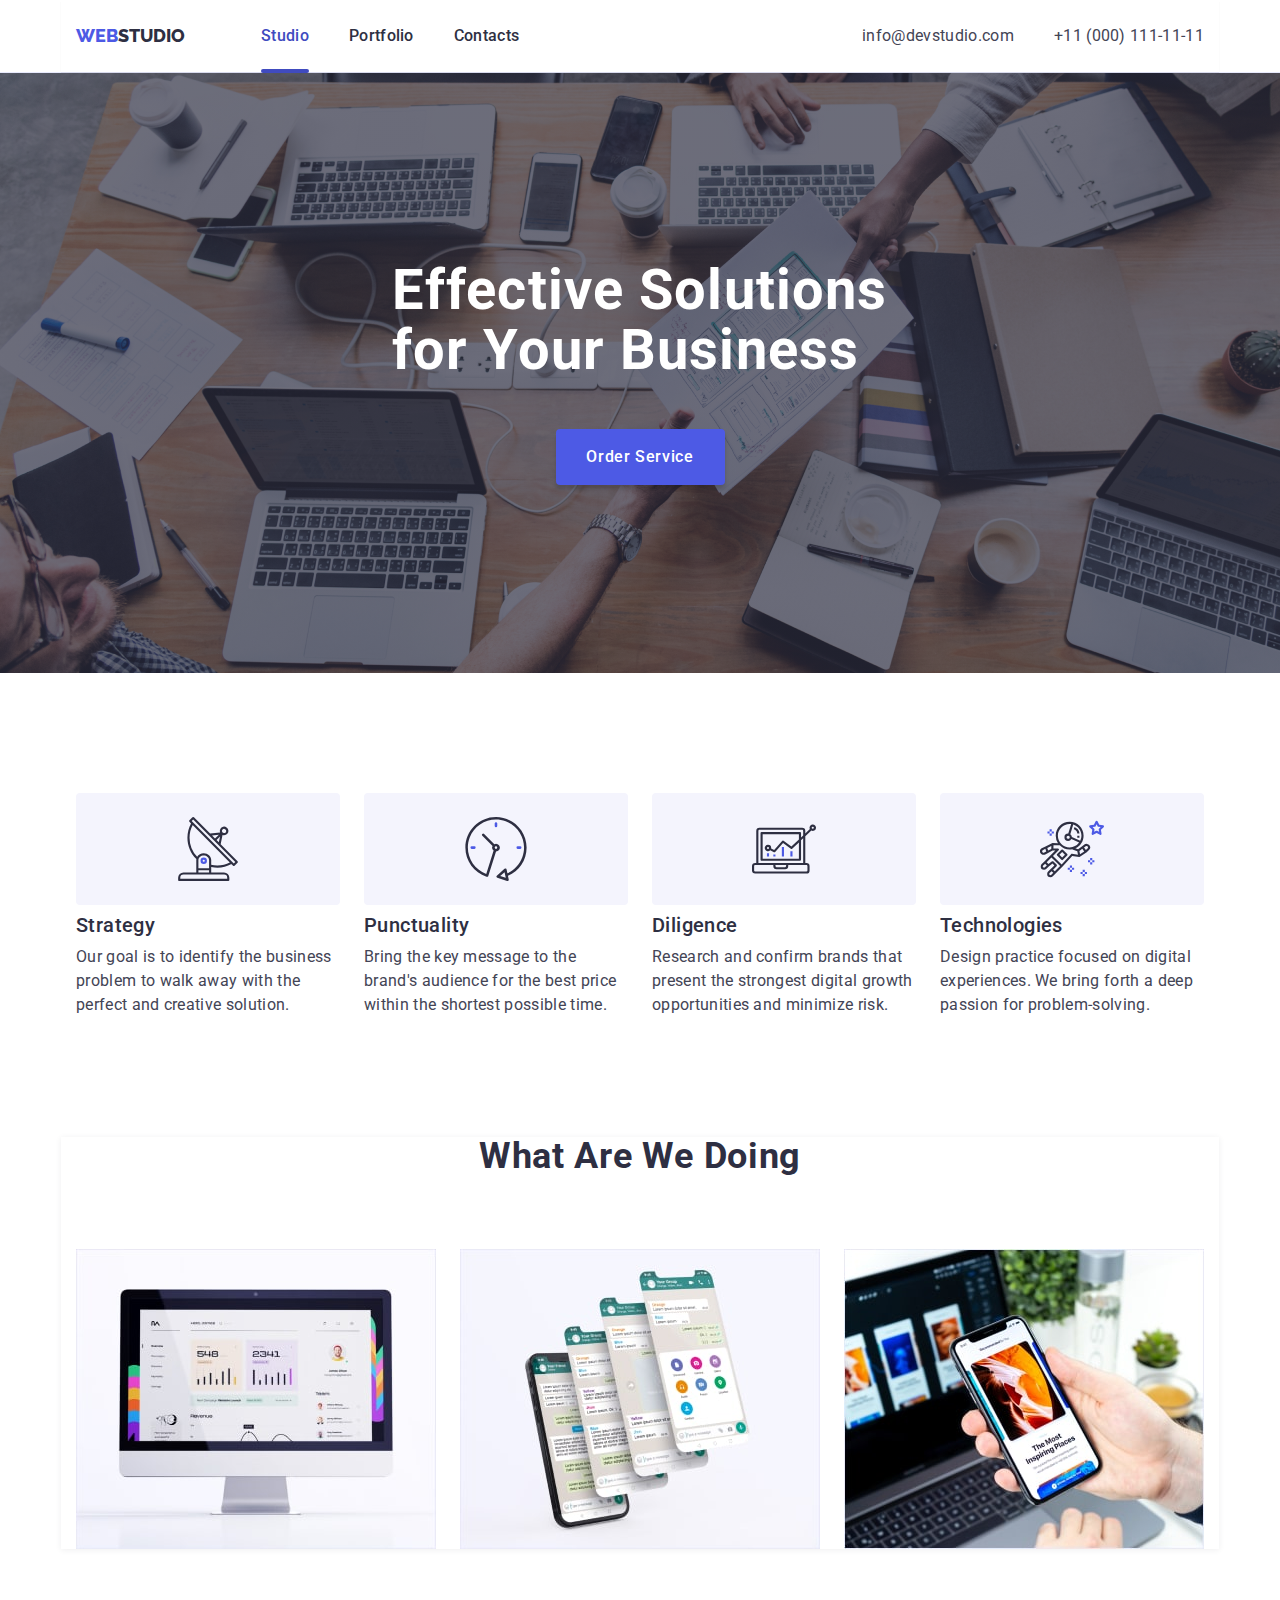
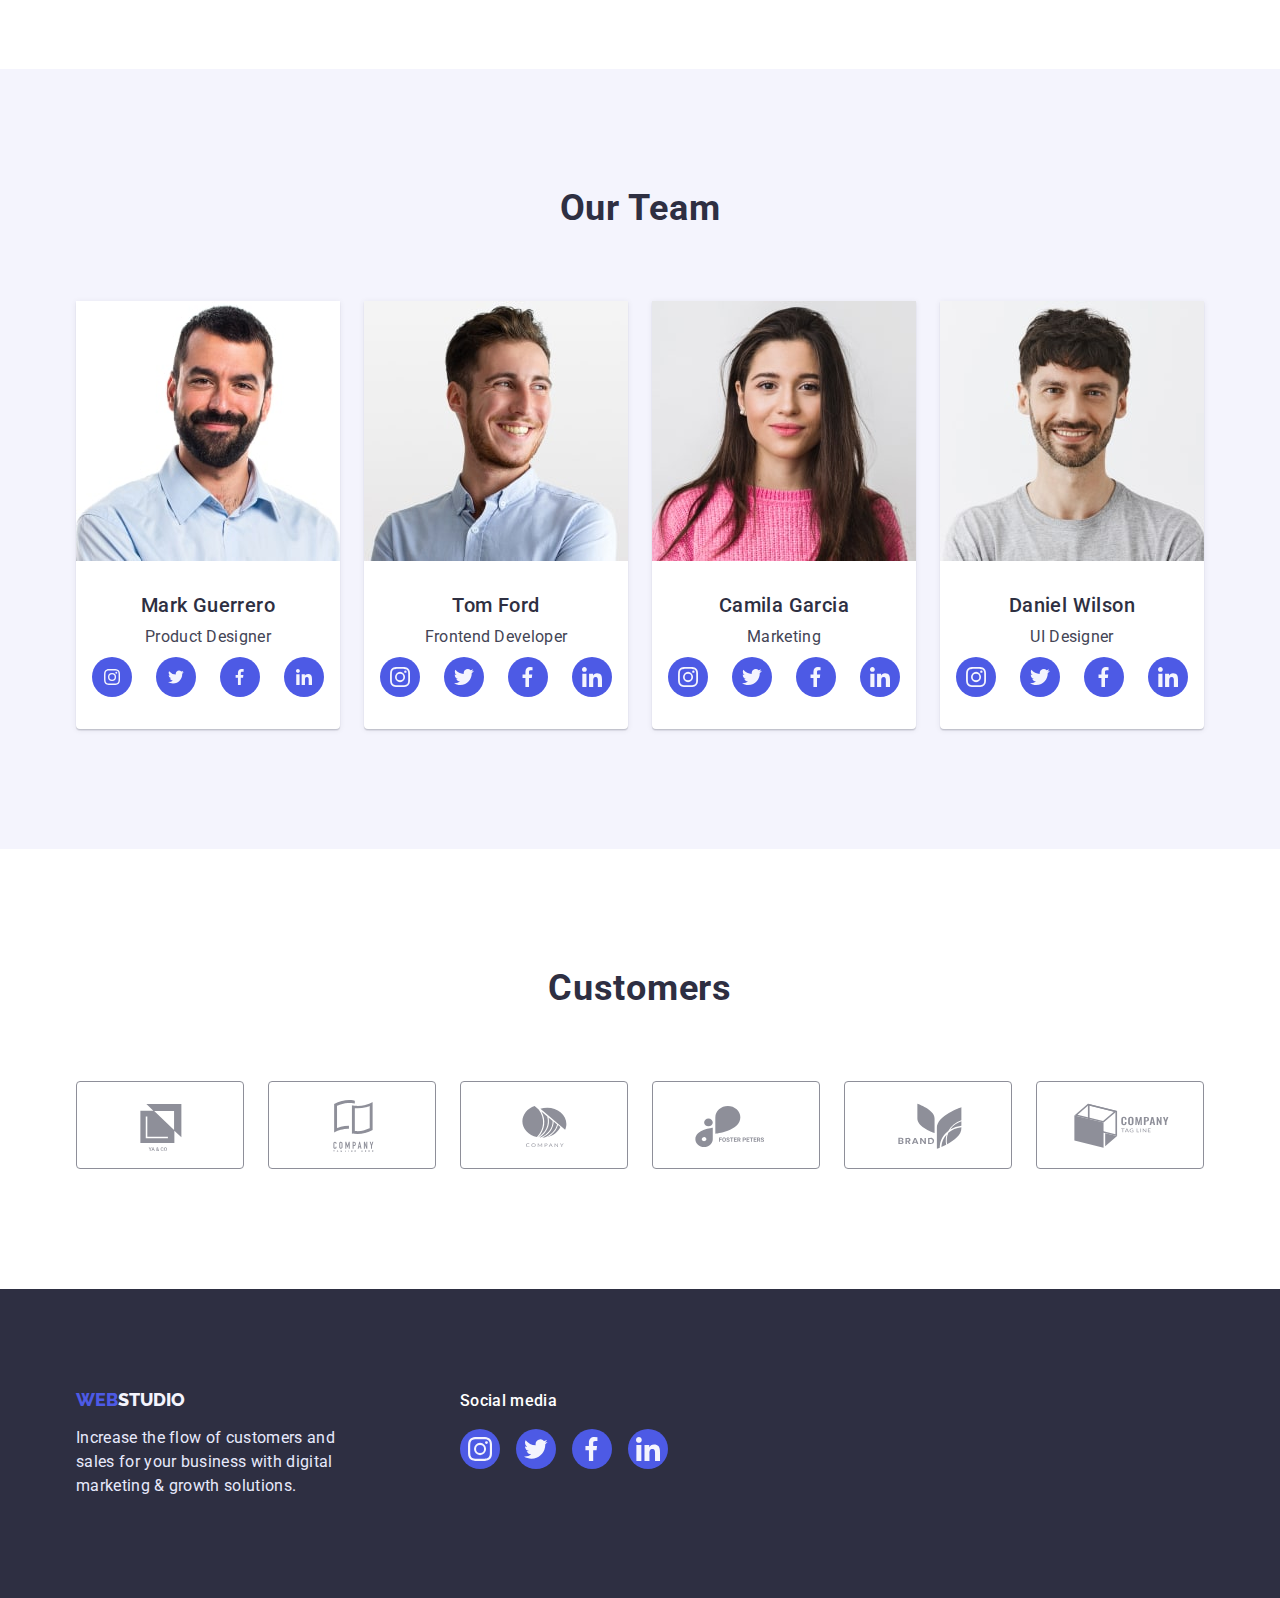
<file: index.html>
<!DOCTYPE html>
<html lang="en">
<head>
    <meta charset="UTF-8">
    <meta http-equiv="X-UA-Compatible" content="IE=edge">
    <meta name="viewport" content="width=device-width, initial-scale=1.0">
    <title>Main Page</title> 
    <link rel="preconnect" href="https://fonts.googleapis.com">
<link rel="preconnect" href="https://fonts.gstatic.com" crossorigin>
<link href="https://fonts.googleapis.com/css2?family=Raleway:wght@800&family=Roboto:wght@400;500;700&display=swap" rel="stylesheet">
<link rel="stylesheet" href="https://cdnjs.cloudflare.com/ajax/libs/modern-normalize/1.1.0/modern-normalize.min.css">
<link rel="stylesheet" href="./css/styles.css">
</head>
<body>
    <header class="header">
      <div class="container header-container">
        <nav class="menu link">
        <a class="logo-link studio" href="./index.html">Web<span class="header-logo-studio">Studio</span></a>
            <ul class="list link nav-list">
            <li class="menu-item link"><a class="menu-link current link" href="./index.html">Studio</a></li>
        <li class="menu-item link">
            <a class="menu-link link" href="./portfolio.html">Portfolio</a>
                                    </li>
        <li class="menu-item link">
            <a class="menu-link link" href="">Contacts</a>
                                  </li>
        </ul>
        </nav>
      <!-- contacts -->
      <address class="address">
        <ul class="list link address-list ">
        <li>
            <a class="contact-link  link" href=mailto:info@devstudio.com>info@devstudio.com</a></li>  
      <li>
          <a class="contact-link  link" href=tel:+110001111111>+11 (000) 111-11-11</a></li>
      </ul>
      </address>
    </div>
    </header>
      <!-- main  -->
    <main>
    <!-- Section1 -->
    <section class="section-hero">
        <div class="container">
            <h1 class="text-hero"> Effective Solutions
                for Your Business
            </h1>
          <button class="button-main" type="button" data-modal-open>Order Service </button>
        </div>
  </section>
        <!-- section2 -->
  <section class="section-no-name">
    <div class="container">
        <h2 class="visually-hidden">features</h2>
        <ul class="list-lodo list">
        <li class="desc">
          <div class="icon">
            <svg width="64" height="64">
              <use class="icon-playt" href="./images/icons.svg#antenna-1"></use>
            </svg>
          </div>
            <h3 class="title-description">Strategy</h3>
            <p class="text-description">Our goal is to identify the business
                problem to walk away with the perfect and creative solution. </p>
        </li>
        <li class="desc">
          <div class="icon">
            <svg width="64" height="64">
              <use href="./images/icons.svg#clock-1"></use>
            </svg>
          </div>
          <h3 class="title-description">Punctuality</h3>
            <p class="text-description">Bring the key message to the brand's audience for the best price within the shortest possible time.</p>
        </li>
        <li class="desc">
          <div class="icon">
            <svg width="64" height="64">
              <use href="./images/icons.svg#diagram-1"></use>
            </svg>
          </div>
          <h3 class="title-description">Diligence</h3>
            <p class="text-description">Research and confirm brands that present the strongest digital growth opportunities and minimize risk.</p>
        </li>
        <li class="desc">
          <div class="icon">
            <svg width="64" height="64">
              <use href="./images/icons.svg#astronaut-1"></use>
            </svg>
          </div>
          <h3 class="title-description">Technologies</h3>
            <p class="text-description">Design practice focused on digital experiences. We bring forth a deep passion for problem-solving.</p>
        </li>
       </ul>
    </div>
   </section>
    <!-- section 3 -->
  <section class="section-no-img">
     <div class="container container-title">
         <h2 class="title-text">What are we doing</h2>
         <ul class="list list-title">
          <li class="under-name">
          <img class="picc" src="./images/ourworks:img1.jpg" alt="desktop" width="360" height="300"/>
          </li>
          <li class="under-name">
          <img class="picc" src="./images/ourworks:img2.jpg" alt="desktop" width="360" height="300"/>
          </li>
          <li class="under-name">
          <img class="picc" src="./images/ourworks:img3.jpg" alt="desktop" width="360" height="300"/>
          </li>
        </ul>
    </div>
      </section>
              <!-- <section>4 -->
      <section class="team-section">
        <div class="container">
        <h2 class="title-text">Our Team</h2>
        <ul class="list-logo list">
        <li class="team-no-img">
          <img class="pic" src="./images/images:team:mark-guerrero.jpg" alt="mark guerrero" width="264" height="260"/>
          <div class="text-worker">
            <h3 class="team-text izi">Mark Guerrero</h3>
            <p class="team-secondary-text">Product Designer</p>
          <ul class="worker-soc-list list">
            <li class="worker-soc-item"><a href="" class="worker-soc-link"> <svg class="img-svg" width="16" height="16">
              <use href="./images/icons.svg#icon-instagram"></use>
            </svg></a></li>
            <li class="worker-soc-item"><a href="" class="worker-soc-link"><svg class="img-svg" width="16" height="16">
              <use href="./images/icons.svg#icon-twitter"></use>
            </svg></a></li>
            <li class="worker-soc-item"><a href="" class="worker-soc-link"><svg class="img-svg" width="16" height="16">
              <use href="./images/icons.svg#icon-facebook"></use>
            </svg></a></li>
            <li class="worker-soc-item"><a href="" class="worker-soc-link"><svg class="img-svg" width="16" height="16">
              <use href="./images/icons.svg#icon-linkedin"></use>
            </svg></a></li>
            </ul>
          </div>
          </li>
          <li class="team-no-img">
          <img class="pic" src="./images/images:team:tom-ford.jpg" alt="Tom Ford" width="264" height="260"/>
          <div class="text-worker">
            <h3 class="team-text izi">Tom Ford</h3>
            <p class="team-secondary-text">Frontend Developer</p>
            <ul class="worker-soc-list list">
              <li class="worker-soc-item"><a href="" class="worker-soc-link"> <svg class="worker-soc-icon" width="20" height="20">
                <use href="./images/icons.svg#icon-instagram"></use>
              </svg></a></li>
              <li class="worker-soc-item"><a href="" class="worker-soc-link"><svg width="20" height="20">
                <use href="./images/icons.svg#icon-twitter"></use>
              </svg></a></li>
              <li class="worker-soc-item"><a href="" class="worker-soc-link"><svg width="20" height="20">
                <use href="./images/icons.svg#icon-facebook"></use>
              </svg></a></li>
              <li class="worker-soc-item"><a href="" class="worker-soc-link"><svg width="20" height="20">
                <use href="./images/icons.svg#icon-linkedin"></use>
              </svg></a></li>
              </ul>
          </div>
          </li>
          <li class="team-no-img">
          <img class="pic" src="./images/images:team:camila-garcia.jpg" alt="camila garcia" width="264" height="260"/>
          <div class="text-worker">
            <h3 class="team-text izi">Camila Garcia</h3>
            <p class="team-secondary-text">Marketing</p>
            <ul class="worker-soc-list list">
              <li class="worker-soc-item"><a href="" class="worker-soc-link"> <svg width="20" height="20">
                <use href="./images/icons.svg#icon-instagram"></use>
              </svg></a></li>
              <li class="worker-soc-item"><a href="" class="worker-soc-link"><svg width="20" height="20">
                <use href="./images/icons.svg#icon-twitter"></use>
              </svg></a></li>
              <li class="worker-soc-item"><a href="" class="worker-soc-link"><svg width="20" height="20">
                <use href="./images/icons.svg#icon-facebook"></use>
              </svg></a></li>
              <li class="worker-soc-item"><a href="" class="worker-soc-link"><svg width="20" height="20">
                <use href="./images/icons.svg#icon-linkedin"></use>
              </svg></a></li>
              </ul>
          </div>
          </li>
          <li class="team-no-img">
          <img class="pic" src="./images/images:team:daniel-wilson.jpg" alt="daniel wilson" width="264" height="260"/>
          <div class="text-worker">
            <h3 class="team-text izi">Daniel Wilson</h3>
            <p class="team-secondary-text">UI Designer</p>
            <ul class="worker-soc-list list">
              <li class="worker-soc-item"><a href="" class="worker-soc-link"> <svg width="20" height="20">
                <use href="./images/icons.svg#icon-instagram"></use>
              </svg></a></li>
              <li class="worker-soc-item"><a href="" class="worker-soc-link"><svg width="20" height="20">
                <use href="./images/icons.svg#icon-twitter"></use>
              </svg></a></li>
              <li class="worker-soc-item"><a href="" class="worker-soc-link"><svg width="20" height="20">
                <use href="./images/icons.svg#icon-facebook"></use>
              </svg></a></li>
              <li class="worker-soc-item"><a href="" class="worker-soc-link"><svg width="20" height="20">
                <use href="./images/icons.svg#icon-linkedin"></use>
              </svg></a></li>
              </ul>
          </div>
        </li> 
        </ul>
      </div>
    </section>
    <!-- section 5 -->
    <section class="section-no-icons">
      <div class="container social">
<h2 class="title-text">Customers</h2>
      <ul class="socials-icon list">
        <li class="search"><a class="search-icon" href="">
            <svg class="img-svgg" width="104" height="56">
              <use href="./images/icons.svg#Logo-1"></use>
            </svg>
            </a></li>
          <li class="search"><a class="search-icon" href="">
          <svg class="img-svgg" width="104" height="56">
              <use href="./images/icons.svg#Logo-2"></use>
            </svg>
          </a></li>
            <li class="search"><a class="search-icon" href="">
          <svg class="img-svgg" width="104" height="56">
              <use href="./images/icons.svg#Logo-3"></use>
            </svg>
          </a></li>
          <li class="search"><a class="search-icon" href="">
          <svg class="img-svgg" width="104" height="56">
              <use href="./images/icons.svg#Logo-4"></use>
            </svg>
            </a></li>
            <li class="search"><a class="search-icon" href="">
            <svg class="img-svgg" width="104" height="56">
              <use href="./images/icons.svg#Logo-5"></use>
            </svg>
          </a></li>
        <li class="search"><a class="search-icon" href="">
          <svg class="img-svgg" width="104" height="56">
              <use href="./images/icons.svg#Logo-6"></use>
            </svg>
        </a></li>
      </ul>
</div>
    </section>
  </main>
    <footer class="footer link footer-list">
      <div class="container footer-container">
      <div class="container-logo">
        <a class="footer-logo link" href="./index.html">Web<span class="footer-logo-studio">Studio</span></a>
        <p class="footer-text-description">
          Increase the flow of customers and sales for your business with digital marketing & growth solutions.
      </p>
      </div>
  <div class="logo-icon"><p class="footer-text-end">Social media</p>
  <ul class="worker-soc-lisen list">
    <li class="worker-soc-items"><a href="" class="worker-soc-footer"> <svg class="img-svggg" width="24" height="24">
      <use href="./images/icons.svg#icon-instagram"></use>
    </svg></a></li>
    <li class="worker-soc-items"><a href="" class="worker-soc-footer"><svg class="img-svggg" width="24" height="24">
      <use href="./images/icons.svg#icon-twitter"></use>
    </svg></a></li>
    <li class="worker-soc-items"><a href="" class="worker-soc-footer"><svg class="img-svggg" width="24" height="24">
      <use href="./images/icons.svg#icon-facebook"></use>
    </svg></a></li>
    <li class="worker-soc-items"><a href="" class="worker-soc-footer"><svg class="img-svggg" width="24" height="24">
      <use href="./images/icons.svg#icon-linkedin"></use>
    </svg></a></li>
    </ul>
  </div>
</div>
</footer>
<div class="backdrop is-hidden" data-modal>
  <div class="modal"><button type="button" class="model-close-btn" data-modal-close>
    <svg class="modal-close-icon" width="8" height="8">
      <use href="./images/icons.svg#btn"></use>
    </svg>
  </button></div>
</div>
<script src="./js/modal.js"></script>
</body>
</html>
</file>
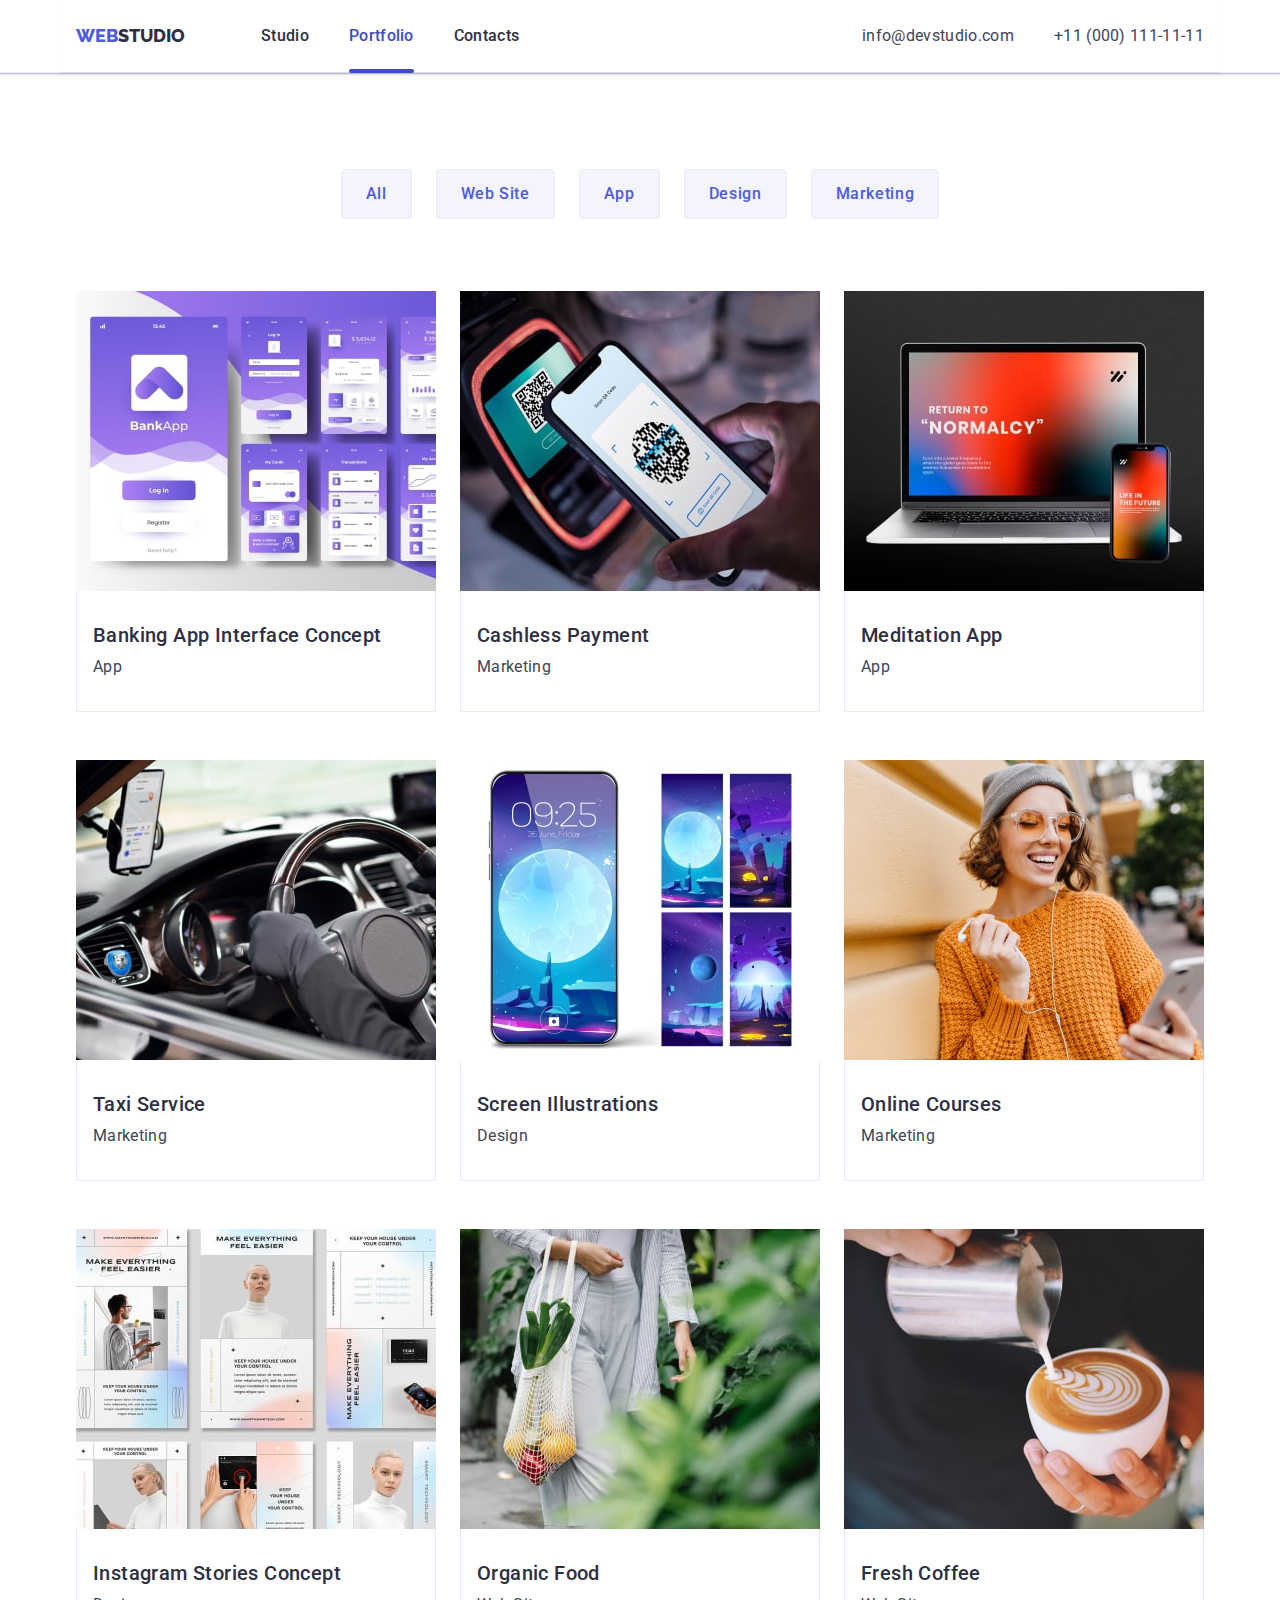
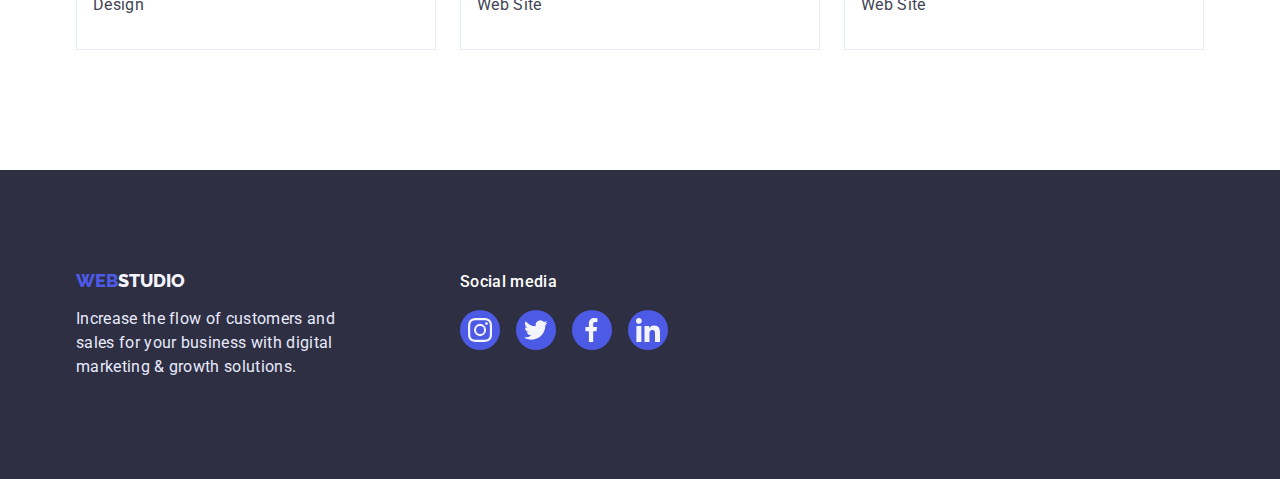
<file: portfolio.html>
<!DOCTYPE html>
<html lang="en">
<head>
    <meta charset="UTF-8">
    <meta http-equiv="X-UA-Compatible" content="IE=edge">
    <meta name="viewport" content="width=device-width, initial-scale=1.0">
    <title>Document</title><link rel="preconnect" href="https://fonts.googleapis.com" />
     <link rel="preconnect" href="https://fonts.googleapis.com">
     <link rel="preconnect" href="https://fonts.gstatic.com" crossorigin>
     <link rel="stylesheet" href="https://fonts.googleapis.com/css2?family=Raleway:wght@400;500;600;700;800;900&family=Roboto:wght@400;500;700;900&display=swap">
      <link rel="stylesheet" href="https://cdnjs.cloudflare.com/ajax/libs/modern-normalize/1.1.0/modern-normalize.min.css">
     <link rel="stylesheet" href="./css/styles.css" />
</head>
<body>
    <header class="header">
      <div class="container header-container">
      <nav class="menu">
        <a class="logo-link" href="./index.html">Web<span class="header-logo-studio">Studio</span></a>
            <ul class="list link nav-list">
              <li class="menu-item">
                <a class="menu-link link line" href="./index.html">Studio</a>
              </li>
              <li class="menu-item">
                <a class="menu-link link current line" href="./portfolio.html">Portfolio</a>
              </li>
              <li class="menu-item">
                <a class="menu-link link line" href="">Contacts</a>
              </li>
            </ul>
            </nav>
          <!-- contacts -->
           <address class="address">
            <ul class="list link address-list">
              <li>
                <a class="contact-link link" href="mailto:info@devstudio.com"
                 >info@devstudio.com</a
               >
             </li>
             <li>
               <a class="contact-link link" href="tel:+110001111111"
                 >+11 (000) 111-11-11</a>
            </li>
            </ul>
        </address>
        </div>
      </header>
  <!-- MAIN -->
      <main>
        <section class="section-prioriti">
        <div class="container row">
          <h1 class="visually-hidden">Portfolio</h1>
            <ul class="list list-btn">
              <li class="items"><button class="portfolio-buttons portfo-lio" type="button">All</button></li>
              <li class="items"><button class="portfolio-buttons portfo-lio" type="button">Web Site</button></li>
              <li class="items"><button class="portfolio-buttons portfo-lio" type="button">App</button></li>
              <li class="items"><button class="portfolio-buttons portfo-lio" type="button">Design</button></li>
              <li class="items"><button class="portfolio-buttons portfo-lio" type="button">Marketing</button></li>
            </ul>
              <ul class="list phfoto">
                    <li class="items-list">
                      <a href="" class="link no-bank">
                      <div class="wrapper-no-name">
                        <img class="pic"
                         src="./images/banking-app.jpg"
                         alt="Banking App Interface"
                         width="360"
                         height="300"
                        />
                        <p class="overlay">14 Stylish and User-Friendly App Design Concepts · Task Manager App · Calorie Tracker App · Exotic Fruit Ecommerce App · Cloud Storage App</p>
                      </div>
                      <div class="revolution">
                        <h2 class="team-text use">Banking App Interface Concept</h2>
                        <p class="team-secondary-text use">App</p>
                      </div>
                      </a>
                     </li>
                     <li class="items-list">
                      <a href="" class="link no-bank">
                        <div class="wrapper-no-name">
                        <img class="pic"
                       src="./images/cashless-payment.jpg"
                       alt="bank terminal"
                       width="360"
                       height="300"
                       />
                       <p class="overlay">14 Stylish and User-Friendly App Design Concepts · Task Manager App · Calorie Tracker App · Exotic Fruit Ecommerce App · Cloud Storage App</p>
                       </div>
                       <div class="revolution">
                         <h2 class="team-text use">Cashless Payment</h2>
                          <p class="team-secondary-text use">Marketing</p>
                       </div>
                       </a>
                       </li>
                       <li class="items-list">
                        <a href="" class="link no-bank">
                        <div class="wrapper-no-name">
                          <img class="pic"
                        src="./images/meditation.jpg"
                        alt="app"
                        width="360"
                        height="300"
                        />
                        <p class="overlay">14 Stylish and User-Friendly App Design Concepts · Task Manager App · Calorie Tracker App · Exotic Fruit Ecommerce App · Cloud Storage App</p>
                        </div>
                        <div class="revolution">
                          <h2 class="team-text use">Meditation App</h2>
                          <p class="team-secondary-text use">App</p>
                        </div>
                        </a>
                        </li>
                       <li class="items-list">
                      <a href="" class="link no-bank">
                        <div class="wrapper-no-name">
                        <img class="pic"
                        src="./images/driver.jpg"
                        alt="the driver"
                        width="360"
                        height="300"
                        />
                        <p class="overlay">14 Stylish and User-Friendly App Design Concepts · Task Manager App · Calorie Tracker App · Exotic Fruit Ecommerce App · Cloud Storage App</p>
                        </div>
                        <div class="revolution">
                         <h2 class="team-text use">Taxi Service</h2>
                         <p class="team-secondary-text use">Marketing</p>
                       </div>
                      </a> 
                     </li>
                     <li class="items-list">
                      <a href="" class="link no-bank">
                      <div class="wrapper-no-name">
                        <img class="pic"
                      src="./images/cellphone.jpg"
                      alt="Screen Illustrations"
                      width="360"
                      height="300"
                       />
                       <p class="overlay">14 Stylish and User-Friendly App Design Concepts · Task Manager App · Calorie Tracker App · Exotic Fruit Ecommerce App · Cloud Storage App</p>
                      </div>
                       <div class="revolution">
                        <h2 class="team-text use">Screen Illustrations</h2>
                        <p class="team-secondary-text use">Design</p>
                      </div>
                      </a>
                     </li>
                     <li class="items-list">
                       <a href="" class="link no-bank">
                        <div class="wrapper-no-name">
                        <img class="pic"
                        src="./images/girl.jpg"
                        alt="happy girl"
                        width="360"
                        height="300"
                        />
                        <p class="overlay">14 Stylish and User-Friendly App Design Concepts · Task Manager App · Calorie Tracker App · Exotic Fruit Ecommerce App · Cloud Storage App</p>
                        </div>
                        <div class="revolution">
                         <h2 class="team-text use">Online Courses</h2>
                         <p class="team-secondary-text use">Marketing</p>
                       </div>
                       </a>
                    </li>
                      <li class="items-list">
                       <a href="" class="link no-bank">
                        <div class="wrapper-no-name">
                        <img class="pic"
                       src="./images/instagram.jpg"
                       alt="Instagram content"
                       width="360"
                       height="300"
                       />
                       <p class="overlay">14 Stylish and User-Friendly App Design Concepts · Task Manager App · Calorie Tracker App · Exotic Fruit Ecommerce App · Cloud Storage App</p>
                      </div>
                       <div class="revolution">
                         <h2 class="team-text use">Instagram Stories Concept</h2>
                         <p class="team-secondary-text use">Design</p>
                       </div>
                       </a>
                      </li>
                    <li class="items-list">
                      <a href="" class="link no-bank">
                        <div class="wrapper-no-name">
                        <img class="pic"
                       src="./images/food.jpg"
                       alt="a bag of vegetables"
                        width="360"
                        height="300"
                        />
                        <p class="overlay">14 Stylish and User-Friendly App Design Concepts · Task Manager App · Calorie Tracker App · Exotic Fruit Ecommerce App · Cloud Storage App</p>
                        </div>
                        <div class="revolution">
                         <h2 class="team-text use">Organic Food</h2>
                         <p class="team-secondary-text use">Web Site</p>
                       </div>
                       </a>
                     </li>
                     <li class="items-list">
                      <a href="" class="link no-bank">
                        <div class="wrapper-no-name">
                        <img class="pic" src="./images/coffee.jpg" 
                      alt="coffee" 
                       width="360"
                       height="300"
                       />
                       <p class="overlay">14 Stylish and User-Friendly App Design Concepts · Task Manager App · Calorie Tracker App · Exotic Fruit Ecommerce App · Cloud Storage App</p>
                       </div>
                       <div class="revolution">
                         <h2 class="team-text use">Fresh Coffee</h2>
                        <p class="team-secondary-text use">Web Site</p>
                       </div>
                      </a>
                    </li>
            </ul> 
        </div>
    </section>
      </main>
      <footer class="footer link footer-list">
        <div class="container footer-container">
        <div class="container-logo">
          <a class="footer-logo link" href="./index.html">Web<span class="footer-logo-studio">Studio</span></a>
          <p class="footer-text-description">
            Increase the flow of customers and sales for your business with digital marketing & growth solutions.
        </p>
        </div>
    <div class="logo-icon"><p class="footer-text-end">Social media</p>
    <ul class="worker-soc-lisen list">
      <li class="worker-soc-item"><a href="" class="worker-radius"> <svg class="img-svggg" width="24" height="24">
        <use href="./images/icons.svg#icon-instagram"></use>
      </svg></a></li>
      <li class="worker-soc-item"><a href="" class="worker-radius"><svg class="img-svggg" width="24" height="24">
        <use href="./images/icons.svg#icon-twitter"></use>
      </svg></a></li>
      <li class="worker-soc-item"><a href="" class="worker-radius"><svg class="img-svggg" width="24" height="24">
        <use href="./images/icons.svg#icon-facebook"></use>
      </svg></a></li>
      <li class="worker-soc-item"><a href="" class="worker-radius"><svg class="img-svggg" width="24" height="24">
        <use href="./images/icons.svg#icon-linkedin"></use>
      </svg></a></li>
      </ul>
    </div>
  </div>
  </footer>
</body>
</html>
</file>
<file: css/styles.css>
.list {
    list-style: none;
}
:root {
    --main-background-color: #ffffff;
    --footer-beckgrond-color: #2e2f42;
    --team-section-color: #f4f4fd;
    --hover-focus-color: #404bbf;
    --title-color: #2e2f42;
    --text-color: #434455;
    --text-footer-color: #e7e9fc;
    --blue-text-color: #4d5ae5;
    --white-btn-color: #e7e9fc;
    --border-radius:#8e8f99;
    --radius-two : #31d0aa;
    --transition-one: color 250ms cubic-bezier(0.4, 0, 0.2, 1);
    --transition-two:background-color 250ms cubic-bezier(0.4, 0, 0.2, 1);
    --transition-three: border-color 250ms cubic-bezier(0.4, 0, 0.2, 1);
    --transition-four:box-shadow 250ms cubic-bezier(0.4, 0, 0.2, 1);
    --transition-five: border 250ms cubic-bezier(0.4, 0, 0.2, 1);
}
p,h1,h2,h3,h4,h5{
  margin: 0;;
}
ul{
  padding-left: 0;
 margin: 0;
}
body {
    font-family: "Roboto", sans-serif;
    font-size: 16px;             
    color: var(--text-color);
    background-color: var(--main-background-color);
    }
.list{
  text-decoration: none;
}
.container{
  width: 1158px;
  padding-left: 15px;
  padding-right: 15px;
  margin: 0px auto;
  border-top: none;
}
  .menu-item{
  transition: var(--transition-one);
}
.menu-link {
  position: relative;
  font-weight: 500;
  font-size: 16px;
  line-height: 1.5;
  letter-spacing: 0.02em;
  color: var(--title-color);
  padding-top: 24px;
  padding-bottom: 24px;
  display: block;
  transition: var(--transition-one);

}
.menu-link:hover,
 .menu-link:focus {
  color: var(--hover-focus-color);
 }
.link{
  text-decoration: none;
}
.header{
border-bottom: 1px solid #e7e9fc;
box-shadow: 0px 2px 1px rgba(46, 47, 66, 0.08), 0px 1px 1px rgba(46, 47, 66, 0.16), 0px 1px 6px rgba(46, 47, 66, 0.08);

}
 .header-container{
  display: flex;

}
.nav-list{
  display: flex;
  gap: 40px;
}
.current::after{
  position: absolute;
  content: "";
  width: 100%;
  height: 4px;
  left: 0;
  bottom: -1px;
  display: block;
  background-color: var(--hover-focus-color);
  border-radius: 2px;
  transition: var(--hover-focus-color);
  }
.current{
  color: var(--hover-focus-color); 
}
/* ===============LOGO============== */
 .logo {
  font-family:"Raleway", sans-serif ;
  font-weight: 800;
   font-size: 18px;
   line-height: 1.17;
   align-items: center;
   text-transform: uppercase;
   letter-spacing: 0.03em;
   text-decoration: none;
    color: var(--blue-text-color) ;
   margin-right: 76px;
  }
  .header-logo-studio {
   color: var(--title-color);
   
  }
 .footer-logo-studio {
  color: var(--team-section-color);
 }
.logo-link{
  font-family: "Raleway", sans-serif;
font-style: normal;
font-weight: 800;
font-size: 18px;
line-height: 1.17;
color: var(--blue-text-color);
text-decoration: none;
text-transform: uppercase;
margin-right: 76px;
}
 /* ===============/LOGO/============== */
 .menu {
  list-style: none;
  text-decoration: none;
   display: flex;
   align-items: center;
  margin-right: auto;
}
 /* ==========Contacts========= */
.address {
  font-style: normal;
  }
.address-list{
display: flex;
gap: 40px;
}
.contact-link {
  font-weight: 400;
  font-size: 16px;
  line-height: 1.5;
  letter-spacing: 0.02em;
  color: var(--text-color);
  padding-top: 24px ;
  padding-bottom: 24px;
  display: block;
  transition: var(--transition-one);
}
.contact-link:hover,
.contact-link:focus {
  color: var(--hover-focus-color);

  }
 /* ==========/Contacts/========= */
.button-main {
  min-width: 169px;
  height: 56px;
  font-weight: 500;
  font-size: 16px;
  line-height: 1.5;
  letter-spacing: 0.04em;
  font-family: inherit;
  color: var(--main-background-color);
  background: var(--blue-text-color);
  border: 4px;
  border-radius: 4px;
  display: block;
  margin-left: auto;
  margin-right: auto;
  cursor: pointer;
  border: none;
  box-shadow: 0px 4px 4px 0px rgba(0, 0, 0, 0.15);
  transition: var(--transition-two);
}
.button-main:hover,
.button-main:focus {
  background: var(--hover-focus-color);
  }
.section-hero {
  background: var(--title-color);
  padding: 188px 0; ;
  }
.text-hero {
  max-width: 496px; ;
  font-weight: 700;
  font-size: 56px;
  font-weight: 700;
  line-height: 1.07;
  letter-spacing: 0.02em;
  color: var(--main-background-color);
  padding: 188px,472px,292px,472px;
  margin-left: auto;
  margin-right:auto;
  margin-bottom: 48px;
}
 .title-text {
   font-size: 36px;
   line-height: 1.11;
   font-weight: 700;
   text-align: center;
   letter-spacing: 0.02em;
   color: var(--title-color);
   text-transform: capitalize;
   margin-bottom: 72px;
  }
/* component */
 .title-description {
   font-weight: 500;
   font-size: 20px;
   line-height: 1.2;
   letter-spacing: 0.02em;
   color: var(--title-color);
   margin-bottom: 8px ;
  }
.text-description {
   font-weight: 400;
   font-size: 16px;
   line-height: 1.5;
   letter-spacing: 0.02em;
   color: var(--text-color);
 }
 .footer-text-description {
   font-weight: 400;
   max-width: 264px;
   font-size: 16px;
   line-height: 1.5;
   letter-spacing: 0.02em;
   color: var(--text-footer-color);
 }
 .footer{
  background-color: var(--footer-beckgrond-color);
  padding-top: 100px; 
  padding-bottom: 100px;
  }
 /* ==============Team============ */
 .team-section {
   background-color: var(--team-section-color);
 }
 .team-img {
   background-color: var(--main-background-color);
 }
.portfolio-buttons:hover{
color: var(--main-background-color);
box-shadow: 0px 2px 2px 0px rgba(0, 0, 0, 0.12),0px 2px 1px 0px rgba(0, 0, 0, 0.08),0px 3px 1px 0px rgba(0, 0, 0, 0.1);
background-color: var(--hover-focus-color);
border: 1px solid transparent 
}
.portfolio-buttons:focus{
color: var(--main-background-color);
background-color: var(--hover-focus-color);
box-shadow: 0px 2px 2px 0px rgba(0, 0, 0, 0.12),0px 2px 1px 0px rgba(0, 0, 0, 0.08),0px 3px 1px 0px rgba(0, 0, 0, 0.1);
border: 1px solid transparent
}
.portfolio-buttons{  
  font-family: "Roboto",sans-serif;
  font-weight: 500;
  line-height: 1.5;
  font-size: 16px;
  letter-spacing: 0.04em;
  color: var(--blue-text-color);
  background: var(--team-section-color);
  cursor: pointer;
  border-radius: 4px;
  border: 1px solid var(--white-btn-color);
  padding: 12px 24px;
  transition: var(--transition-one),var(--transition-two),var(--transition-three),var(--transition-four);
}
.no-bank:hover,
.no-bank:focus{
  box-shadow: 0px 1px 6px rgba(46, 47, 66, 0.08), 0px 1px 1px rgba(46, 47, 66, 0.16), 0px 2px 1px rgba(46, 47, 66, 0.08);
}
.no-bank{
  display: block;
transition: var(--transition-four);
}
.team-text {
  font-weight: 500;
  font-size: 20px;
  line-height: 1.2;
  letter-spacing: 0.02em;
  color: var(--footer-beckgrond-color);
  text-align: center;
}
 .team-secondary-text {
  font-size: 16px;
  line-height: 1.5;
  letter-spacing: 0.02em;
  color:var(--text-color);
  text-decoration: none;
  text-align: center;
}
.mail{
font-family: Roboto;
font-size: 16px;
line-height:1.5;
letter-spacing: 0.02em;
color: var(--text-color);
}
.mail:hover{
  color: var(--hover-focus-color);
}
.mail:focus{
  color: var(--hover-focus-color);
}
.list-lodo{
  display: flex;
  gap: 24px; ;
}
.list-title{
  display: flex;
  gap: 24px;
}
.airdrop{
display: flex;
 gap: 24px;
}
.team-section{
padding-bottom: 120px; 
padding-top: 120px;
}
.list-logo{
display: flex;
gap: 24px; 
}
.img-mark{
  padding-top: 32px; 
padding-left: 16px;
margin: auto;
}
.img-tom{
  padding-top: 32px;
}
.img-camila{
  padding-top: 32px;
}
.img-daniel{
  padding-top: 32px;
}
.team-text{
margin-bottom: 8px;
text-align: center;
text-align: start;
}
.list-btn{
display: flex;
gap: 24px; 
margin-bottom: 72px;
justify-content: center;
}
.phfoto{
display: flex;
flex-wrap: wrap;
column-gap: 24px;
row-gap: 48px;
}
.text{
  margin-left: 16px;
 }
.revolution{
padding: 32px 16px;
border: 1px red;
border-top: 1px solid #000;
border: 1px solid #E7E9FC;
border-top: none;
display: block;
}
.section-no-name{
  padding: 120px 0; ;
}
.section-no-img{
  padding-bottom: 120px ;
}
.container-title{
box-shadow: 0px 2px 1px 0px rgba(46, 47, 66, 0.08);
box-shadow: 0px 1px 1px 0px rgba(46, 47, 66, 0.16);
box-shadow: 0px 1px 6px 0px rgba(46, 47, 66, 0.08);
}
.under-name{
  width: calc((100% - 48px) / 3);
}
.team-no-img{
width: calc((100% - 72px) / 4);
border-radius: 0px 0px 4px 4px;;
box-shadow: 0px 2px 1px 0px rgba(46, 47, 66, 0.08),0px 1px 1px 0px rgba(46, 47, 66, 0.16),0px 1px 6px 0px rgba(46, 47, 66, 0.08);
background-color: var(--main-background-color);
}
.desc{
  width: calc((100% - 72px) / 4);
}
.picc{
  display: block;
}
.pic{
  display: block;
}
.footer-logo{
font-family: "Raleway", sans-serif;
font-style: normal;
font-weight: 800;
font-size: 18px;
line-height: 1.17;
color: var(--blue-text-color);
text-decoration: none;
text-transform: uppercase;
display: inline-block;
margin-bottom: 16px;
  }
  .footer-container{
    align-items: baseline;
  }
.text-worker{
  padding: 32px 16px;
}
.section-prioriti{
padding: 96px 0 120px;
}
.items-list{
  width: calc((100% - 48px) / 3); 
}
.use{
  text-align: start;
}
.izi{
  text-align: center;
}
.section-hero{
max-width: 1440px;
height: 600px;
background-image:linear-gradient(rgba(46, 47, 66, 0.7),rgba(46, 47, 66, 0.7)), url("../images/img-name.jpg");
background-repeat: no-repeat ;
background-size: cover;
align-content: center;
justify-content: center;
margin-left: auto;
margin-right: auto;}
.worker-soc-list {
display: flex;
gap: 24px;
justify-content: center;
margin-top: 8px;
}
.worker-soc-lisen {
display: flex;
gap: 16px;
justify-content: center;
}
.worker-soc-footer {
width: 100%;
height: 100%;
border-radius: 50%;
background-color: #4D5AE5;
display: flex;
justify-content: center;
align-items: center;
gap: 16px;
transition: var(--transition-two);
}
.worker-soc-footer:hover,
.worker-soc-footer:focus{
  background-color: var(--radius-two);
}
.worker-soc-item {
width: 40px;
height: 40px;
justify-content: center;
gap: 24px;
}
.worker-soc-items {
width: 40px;
height: 40px;
justify-content: center;
gap: 16px;
}
.worker-soc-link {
width: 100%;
height: 100%;
border-radius: 50%;
background-color: #4D5AE5;
display: flex;
justify-content: center;
align-items: center;
transition: var(--transition-two);
}
.worker-soc-link:hover,
.worker-soc-link:focus{
background-color: var(--hover-focus-color);
  }
.worker-radius {
width: 100%;
height: 100%;
border-radius: 50%;
background-color: #4D5AE5;
display: flex;
justify-content: center;
align-items: center;
transition: var(--transition-two);
}
.worker-radius:hover,
.worker-radius:focus{
background-color: var(--radius-two);
  }
  .text-worker{
  padding: 32px 0 32px;
}
.img-svg{
  fill: var(--team-section-color);
}
.header-container{
box-shadow: 0px 1px 6px 0px rgba(46, 47, 66, 0.08);
box-shadow: 0px 1px 1px 0px rgba(46, 47, 66, 0.16);
box-shadow: 0px 2px 1px 0px rgba(46, 47, 66, 0.08);
}
.footer-text-end{
  font-family: "Roboto", sans-serif;
  font-weight: 500;
  line-height: 1.5;
  letter-spacing: 0.02em;
  justify-content: center;
  align-content: center;
  display: block;
  margin-bottom: 16px;
color: var(--main-background-color);
}
.visually-hidden{
    position: absolute;
    white-space: nowrap;
    width: 1px;
    height: 1px;
    overflow: hidden;
    border: 0;
    padding: 0;
    clip: rect(0 0 0 0);
    clip-path: inset(50%);
    margin: -1px;
}
.icon{
  width: 264px;
  height: 112px;
  background-color: var(--team-section-color);
  border-radius: 4px;
  gap: 24px;
  display: flex;
  align-items: center;
  justify-content: center;
  margin-bottom: 8px;
}
.icon-playt{
  margin: 24px 102px;
}
.footer-container{
  display: flex;
}
.container-logo{
  margin-right: 120px;
}
.section-no-icons{
  padding: 120px 156px;
  }
.socials-icon{
  display: flex;
  gap: 24px;
}
.search{
  height: 88px;
  }
.search-icon{
width: 100%;
height: 100%;
display: flex;
justify-content: center;
border: 1px solid var(--border-radius);
border-radius: 4px;
align-items: center;
color: var(--border-radius);
transition: var(--transition-three),var(--transition-one);
}
.search-icon:hover,
.search-icon:focus{
color: var(--hover-focus-color);
border-color: var(--hover-focus-color);
}
/**<!-- section 5 --> ***/
.section-no-icons{
  padding: 120px 0 120px;
}
/* .title-text{
line: height 1.1;
} */
.search{
  width: calc((100% - 120px) / 6); 
}
.img-svgg:hover,
.img-svgg:focus{
color: var(--hover-focus-color);
border-color: var(--hover-focus-color);
transition: color 250ms cubic-bezier(0.4, 0, 0.2, 1);
}
.img-svgg{
fill: currentColor;
}
.img-svggg{
  fill:var(--team-section-color);
}
.overlay{
  position: absolute;
  top: 0;
  left: 0;
  width: 100%;
  height: 100%;
  color: var(--team-section-color);
  background-color: var(--blue-text-color);
  padding: 40px 32px;
  letter-spacing: 0.02em;
  line-height: 24px;
  overflow: auto;
  transform: translateY(100%);
  transition: transform 250ms cubic-bezier(0.4, 0, 0.2, 1);
}
  .wrapper-no-name{
  position: relative;
  overflow: hidden;
  }
  .wrapper-no-name:focus.overlay,
  .wrapper-no-name:hover.overlay{
  transform: translateY(0%);
  }
  .no-bank:hover .overlay,
.no-bank:focus .overlay {
    transform: translateY(0%);
}
  /* Backdrop */
.backdrop{
position: fixed;
left: 0;
top: 0;
width: 100vw;
height: 100vh;
background: rgba(46, 47, 66, 0.4);
transition: opacity 250ms cubic-bezier(0.4, 0, 0.2, 1), visibility 250ms cubic-bezier(0.4, 0, 0.2, 1);
}
.modal{
  position: absolute;
  padding-top: 72px;
  top: 50%;
  left: 50%;
  transform: translate(-50%,-50%)scale(1);
  width: 408px;
  min-height: 584px;
  background: #FCFCFC;
  box-shadow: 0px 1px 1px rgba(0, 0, 0, 0.14), 0px 1px 3px rgba(0, 0, 0, 0.12),
    0px 2px 1px rgba(0, 0, 0, 0.2);
  border-radius: 4px;
  padding-top: 72px;
  padding: 24px;
  transition: transform 250ms cubic-bezier(0.4, 0, 0.2, 1);
}
.backdrop.is-hidden .modal {
  transform: translate(-50%, -50%) scale(1);
}
.model-close-btn{
  position: absolute;
  top: 24px;
  right: 24px;
  width: 24px;
  height: 24px;
  border-radius: 50%;
  display: flex;
  align-items: center;
  justify-content: center;
  border: 1px solid rgba(0, 0, 0, 0.1);
  border-radius: 50%;
  background-color: var(--text-footer-color);
  padding: 0px;
  cursor: pointer;
  transition: var(--transition-two),var(--transition-five);
}
.model-close-btn:hover,
.model-close-btn:focus{
background-color: var(--hover-focus-color);
border: none;
fill: var(--main-background-color);
}
.is-hidden{
opacity: 0;
visibility: hidden;
pointer-events: none;
}
.modal-close-icon{
transition: fill 250ms cubic-bezier(0.4, 0, 0.2, 1);

}
</file>
